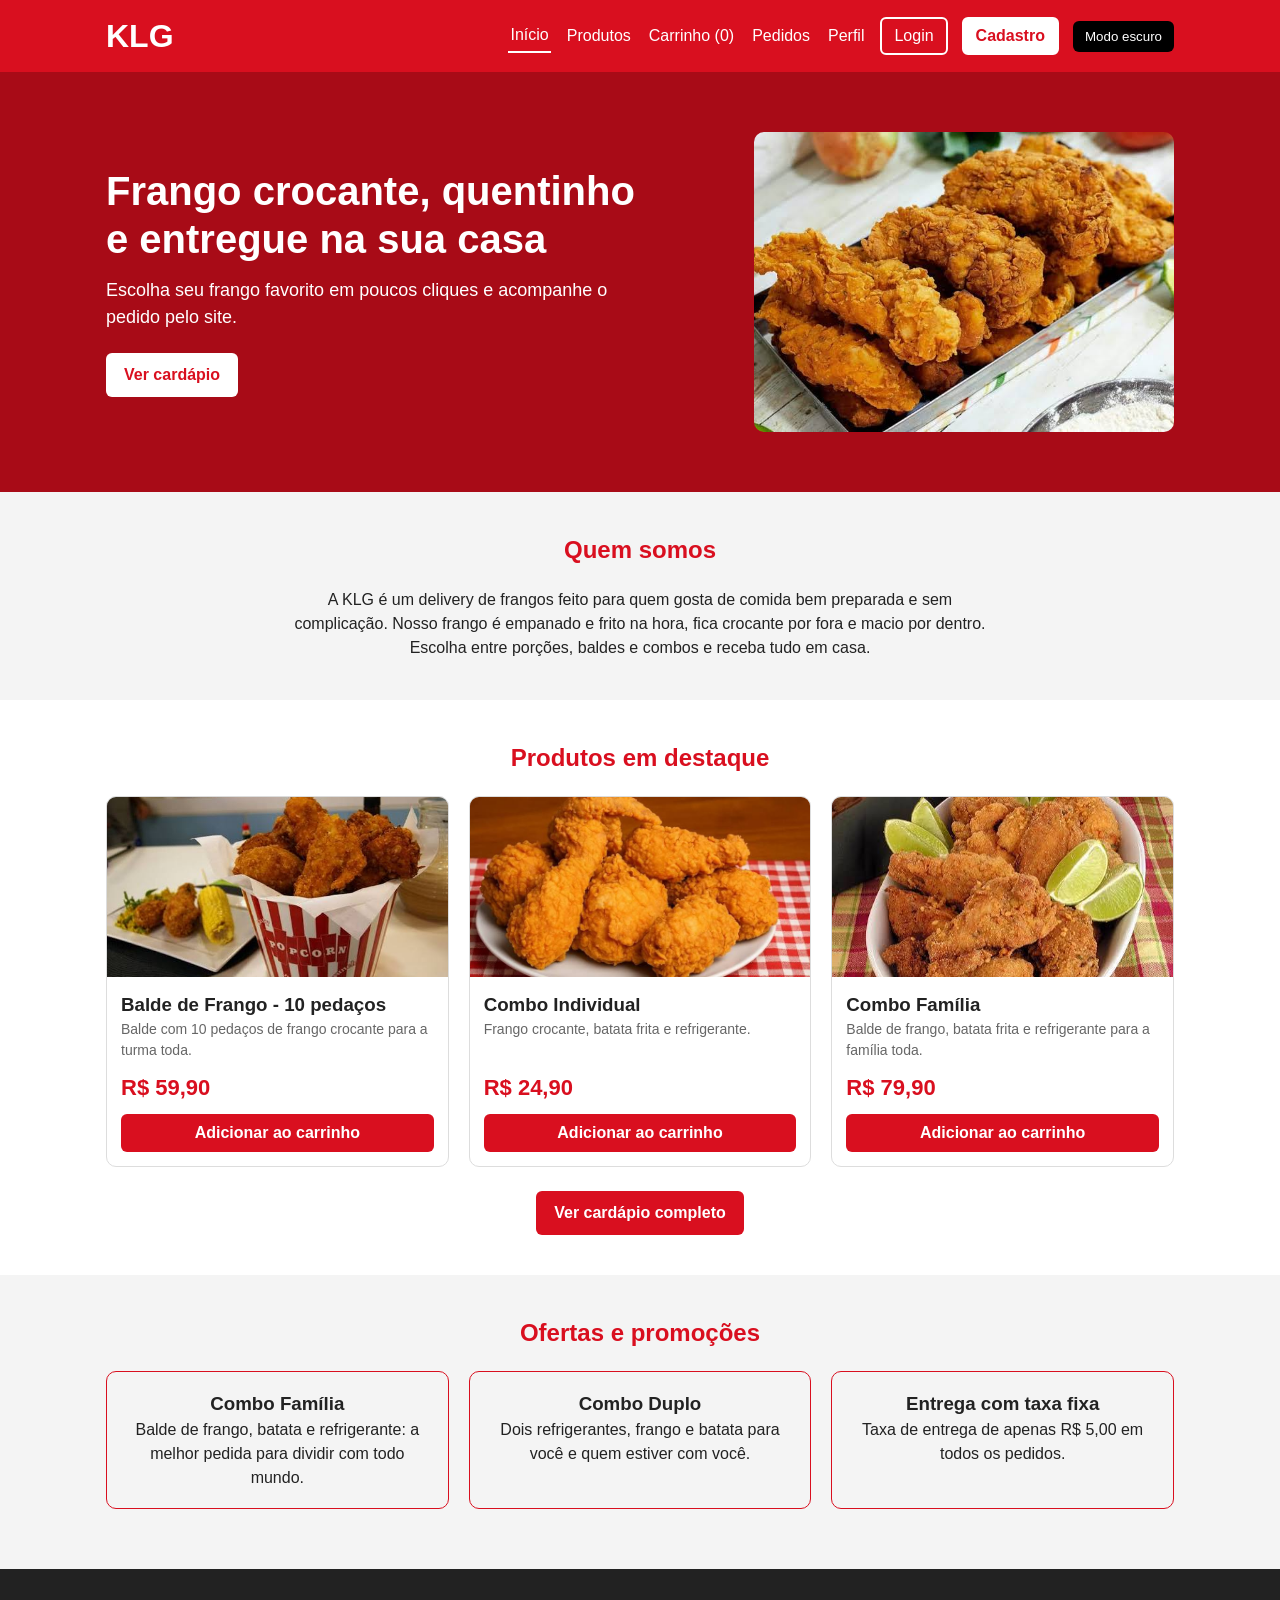
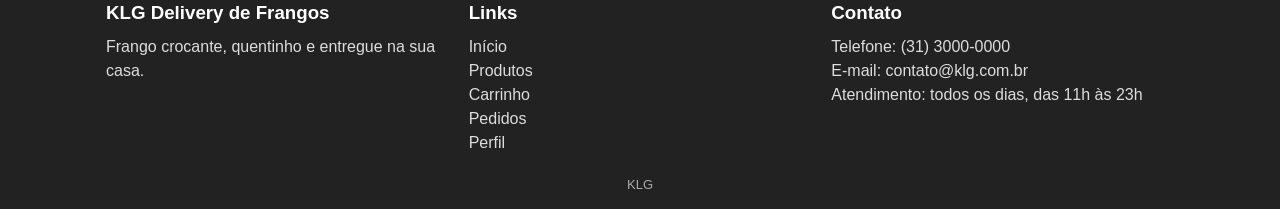
<file: index.html>
<!DOCTYPE html>
<html lang="pt-BR">
<head>
  <meta charset="UTF-8">
  <meta name="viewport" content="width=device-width, initial-scale=1.0">
  <title>KLG - Delivery de Frangos</title>
  <link rel="stylesheet" href="css/style.css">
</head>
<body>

  <!-- Cabeçalho -->
  <header class="cabecalho">
    <div class="container cabecalho-conteudo">
      <a href="index.html" class="nome-site">KLG</a>
      <button class="botao-menu" id="botao-menu" aria-label="Abrir ou fechar o menu">&#9776;</button>
      <nav class="menu" id="menu">
        <a href="index.html" class="ativo">Início</a>
        <a href="produtos.html">Produtos</a>
        <a href="carrinho.html">Carrinho (<span id="contador-carrinho">0</span>)</a>
        <a href="pedidos.html">Pedidos</a>
        <a href="perfil.html">Perfil</a>
        <a href="login.html" id="link-login" class="botao-link">Login</a>
        <a href="login.html#cadastro" id="link-cadastro" class="botao-link botao-link-cheio">Cadastro</a>
        <a href="#" id="link-sair" class="botao-link oculto">Sair</a>
        <button class="botao-tema" id="botao-tema">Modo escuro</button>
      </nav>
    </div>
  </header>

  <main>
    <!-- Banner principal (imagem: img/banner/banner.jpg) -->
    <section class="banner">
      <div class="container banner-conteudo">
        <div class="banner-texto">
          <h1>Frango crocante, quentinho e entregue na sua casa</h1>
          <p>Escolha seu frango favorito em poucos cliques e acompanhe o pedido pelo site.</p>
          <a href="produtos.html" class="botao botao-branco">Ver cardápio</a>
        </div>
        <div class="banner-imagem">
          <img src="img/banner/banner.jpg" alt="Frango crocante da KLG" onerror="this.style.display='none'">
        </div>
      </div>
    </section>

    <!-- Apresentação -->
    <section class="secao">
      <div class="container">
        <h2 class="titulo-secao">Quem somos</h2>
        <p class="texto-centro">A KLG é um delivery de frangos feito para quem gosta de comida bem preparada e sem complicação. Nosso frango é empanado e frito na hora, fica crocante por fora e macio por dentro. Escolha entre porções, baldes e combos e receba tudo em casa.</p>
      </div>
    </section>

    <!-- Produtos em destaque (os cards são criados pelo JavaScript) -->
    <section class="secao secao-cinza">
      <div class="container">
        <h2 class="titulo-secao">Produtos em destaque</h2>
        <div class="grade-produtos" id="lista-destaques"></div>
        <div class="centro">
          <a href="produtos.html" class="botao">Ver cardápio completo</a>
        </div>
      </div>
    </section>

    <!-- Ofertas -->
    <section class="secao">
      <div class="container">
        <h2 class="titulo-secao">Ofertas e promoções</h2>
        <div class="grade-ofertas">
          <div class="oferta">
            <h3>Combo Família</h3>
            <p>Balde de frango, batata e refrigerante: a melhor pedida para dividir com todo mundo.</p>
          </div>
          <div class="oferta">
            <h3>Combo Duplo</h3>
            <p>Dois refrigerantes, frango e batata para você e quem estiver com você.</p>
          </div>
          <div class="oferta">
            <h3>Entrega com taxa fixa</h3>
            <p>Taxa de entrega de apenas R$ 5,00 em todos os pedidos.</p>
          </div>
        </div>
      </div>
    </section>
  </main>

  <!-- Rodapé -->
  <footer class="rodape">
    <div class="container rodape-grid">
      <div>
        <h3>KLG Delivery de Frangos</h3>
        <p>Frango crocante, quentinho e entregue na sua casa.</p>
      </div>
      <div>
        <h3>Links</h3>
        <a href="index.html">Início</a>
        <a href="produtos.html">Produtos</a>
        <a href="carrinho.html">Carrinho</a>
        <a href="pedidos.html">Pedidos</a>
        <a href="perfil.html">Perfil</a>
      </div>
      <div>
        <h3>Contato</h3>
        <p>Telefone: (31) 3000-0000</p>
        <p>E-mail: contato@klg.com.br</p>
        <p>Atendimento: todos os dias, das 11h às 23h</p>
      </div>
    </div>
    <p class="rodape-direitos">KLG</p>
  </footer>

  <script src="js/script.js"></script>
</body>
</html>
</file>
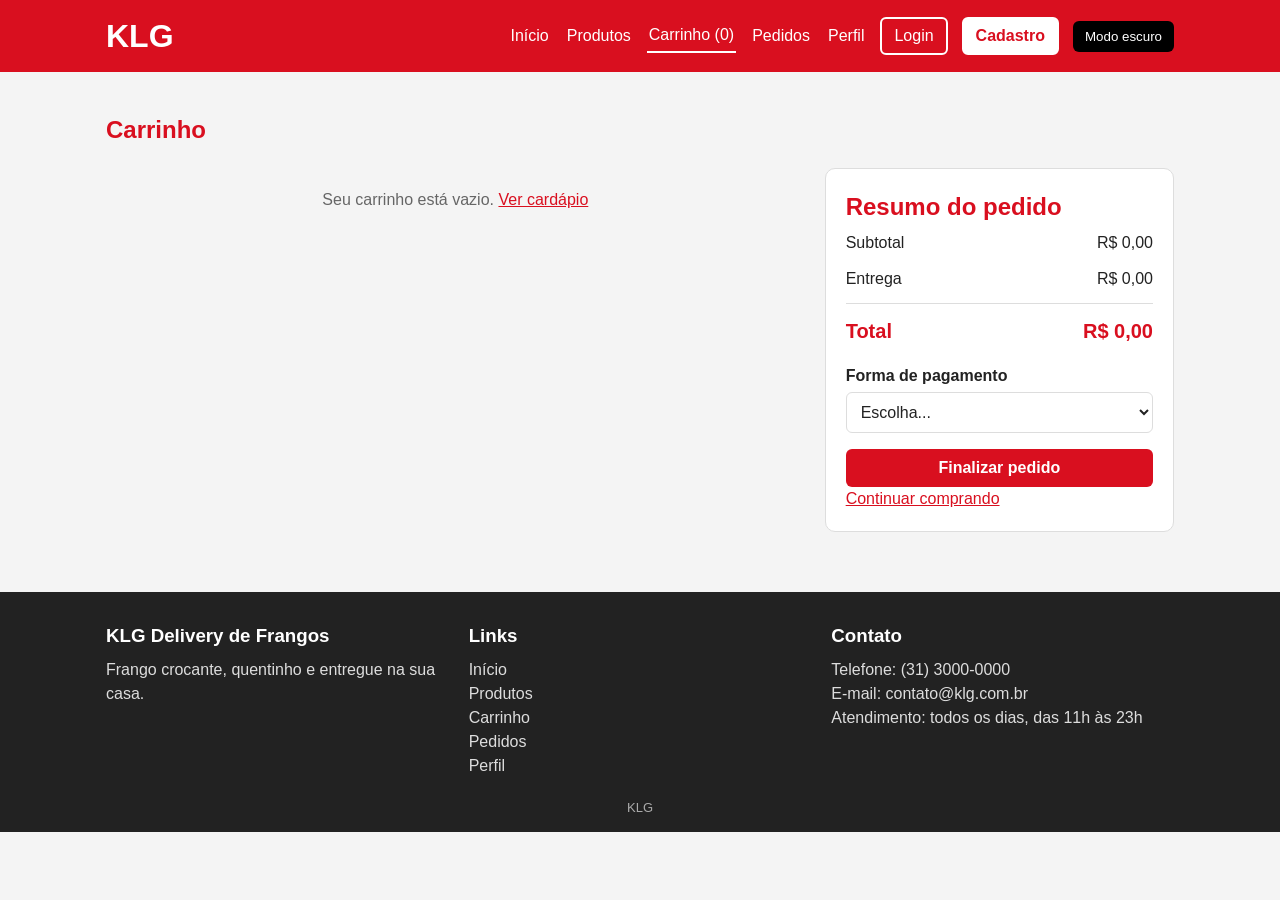
<file: carrinho.html>
<!DOCTYPE html>
<html lang="pt-BR">
<head>
  <meta charset="UTF-8">
  <meta name="viewport" content="width=device-width, initial-scale=1.0">
  <title>Carrinho - KLG</title>
  <link rel="stylesheet" href="css/style.css">
</head>
<body>

  <!-- Cabeçalho -->
  <header class="cabecalho">
    <div class="container cabecalho-conteudo">
      <a href="index.html" class="nome-site">KLG</a>
      <button class="botao-menu" id="botao-menu" aria-label="Abrir ou fechar o menu">&#9776;</button>
      <nav class="menu" id="menu">
        <a href="index.html">Início</a>
        <a href="produtos.html">Produtos</a>
        <a href="carrinho.html" class="ativo">Carrinho (<span id="contador-carrinho">0</span>)</a>
        <a href="pedidos.html">Pedidos</a>
        <a href="perfil.html">Perfil</a>
        <a href="login.html" id="link-login" class="botao-link">Login</a>
        <a href="login.html#cadastro" id="link-cadastro" class="botao-link botao-link-cheio">Cadastro</a>
        <a href="#" id="link-sair" class="botao-link oculto">Sair</a>
        <button class="botao-tema" id="botao-tema">Modo escuro</button>
      </nav>
    </div>
  </header>

  <main>
    <section class="secao">
      <div class="container">
        <h1 class="titulo-pagina">Carrinho</h1>
        <div class="carrinho-layout">

          <div id="lista-carrinho"></div>

          <aside class="resumo">
            <h2>Resumo do pedido</h2>
            <p class="linha-resumo"><span>Subtotal</span><span id="subtotal">R$ 0,00</span></p>
            <p class="linha-resumo"><span>Entrega</span><span id="entrega">R$ 0,00</span></p>
            <p class="linha-resumo total"><span>Total</span><span id="total">R$ 0,00</span></p>
            <label for="forma-pagamento">Forma de pagamento</label>
            <select id="forma-pagamento">
              <option value="">Escolha...</option>
              <option value="Pix">Pix</option>
              <option value="Cartão">Cartão</option>
              <option value="Dinheiro">Dinheiro</option>
            </select>
            <div id="mensagem-carrinho" class="mensagem"></div>
            <button class="botao botao-cheio" id="botao-finalizar">Finalizar pedido</button>
            <a href="produtos.html">Continuar comprando</a>
          </aside>

        </div>
      </div>
    </section>
  </main>

  <!-- Rodapé -->
  <footer class="rodape">
    <div class="container rodape-grid">
      <div>
        <h3>KLG Delivery de Frangos</h3>
        <p>Frango crocante, quentinho e entregue na sua casa.</p>
      </div>
      <div>
        <h3>Links</h3>
        <a href="index.html">Início</a>
        <a href="produtos.html">Produtos</a>
        <a href="carrinho.html">Carrinho</a>
        <a href="pedidos.html">Pedidos</a>
        <a href="perfil.html">Perfil</a>
      </div>
      <div>
        <h3>Contato</h3>
        <p>Telefone: (31) 3000-0000</p>
        <p>E-mail: contato@klg.com.br</p>
        <p>Atendimento: todos os dias, das 11h às 23h</p>
      </div>
    </div>
    <p class="rodape-direitos">KLG</p>
  </footer>

  <script src="js/script.js"></script>
</body>
</html>
</file>
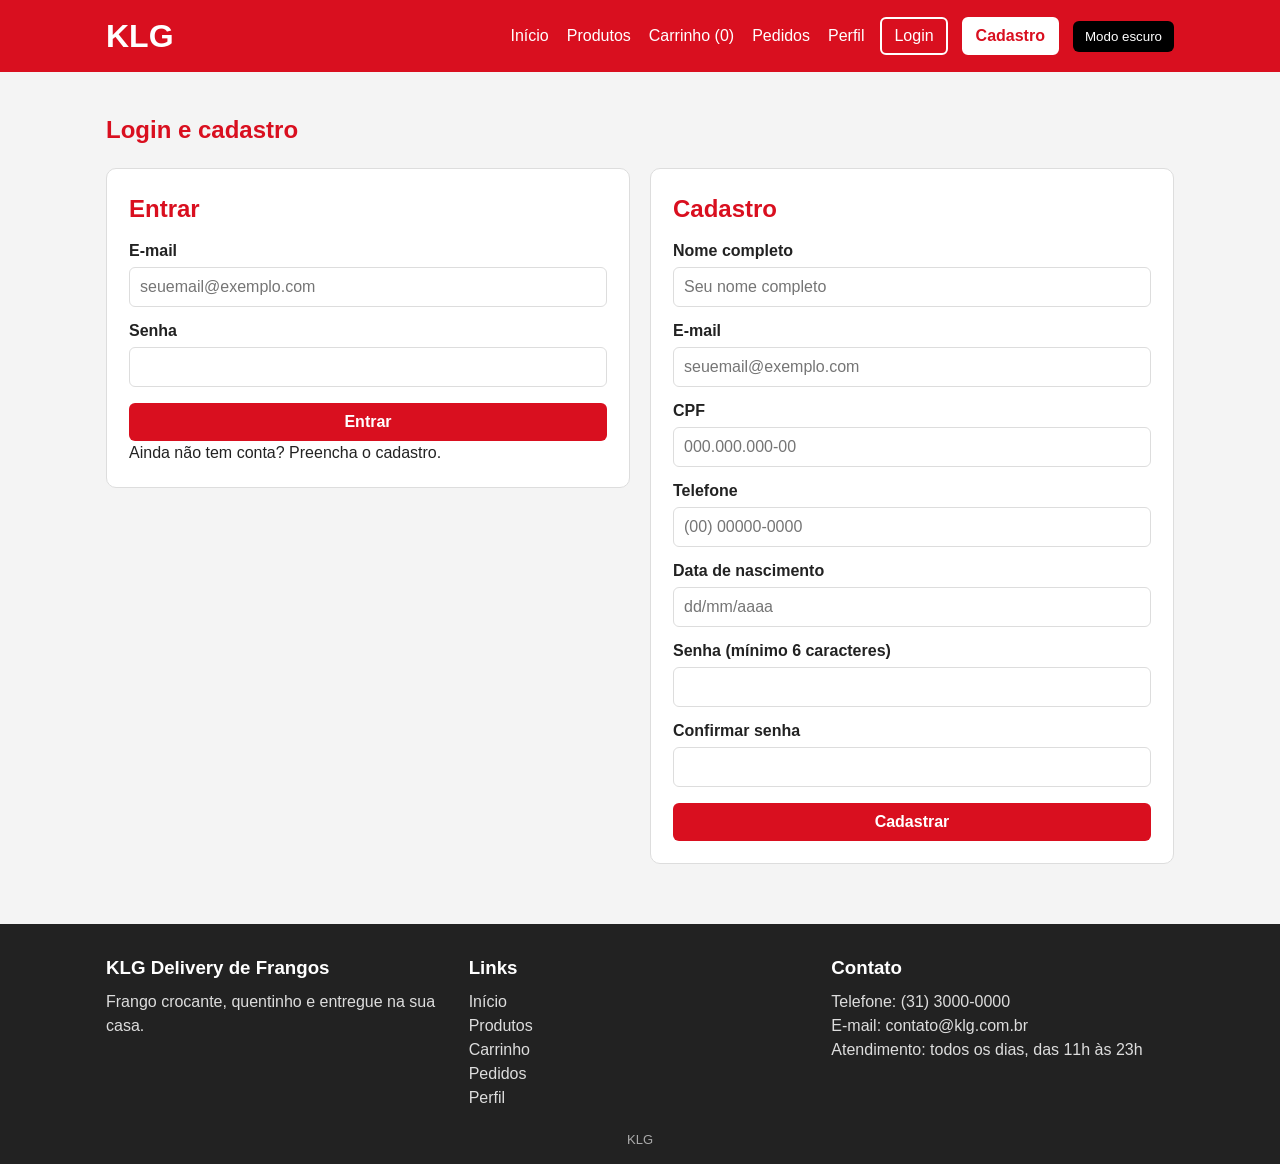
<file: login.html>
<!DOCTYPE html>
<html lang="pt-BR">
<head>
  <meta charset="UTF-8">
  <meta name="viewport" content="width=device-width, initial-scale=1.0">
  <title>Login e Cadastro - KLG</title>
  <link rel="stylesheet" href="css/style.css">
</head>
<body>

  <!-- Cabeçalho -->
  <header class="cabecalho">
    <div class="container cabecalho-conteudo">
      <a href="index.html" class="nome-site">KLG</a>
      <button class="botao-menu" id="botao-menu" aria-label="Abrir ou fechar o menu">&#9776;</button>
      <nav class="menu" id="menu">
        <a href="index.html">Início</a>
        <a href="produtos.html">Produtos</a>
        <a href="carrinho.html">Carrinho (<span id="contador-carrinho">0</span>)</a>
        <a href="pedidos.html">Pedidos</a>
        <a href="perfil.html">Perfil</a>
        <a href="login.html" id="link-login" class="botao-link">Login</a>
        <a href="login.html#cadastro" id="link-cadastro" class="botao-link botao-link-cheio">Cadastro</a>
        <a href="#" id="link-sair" class="botao-link oculto">Sair</a>
        <button class="botao-tema" id="botao-tema">Modo escuro</button>
      </nav>
    </div>
  </header>

  <main>
    <section class="secao">
      <div class="container">
        <h1 class="titulo-pagina">Login e cadastro</h1>
        <div class="duas-colunas">

          <!-- Login -->
          <div class="caixa-form" id="login">
            <h2>Entrar</h2>
            <form id="form-login" novalidate>
              <label for="login-email">E-mail</label>
              <input type="email" id="login-email" maxlength="60" placeholder="seuemail@exemplo.com">

              <label for="login-senha">Senha</label>
              <input type="password" id="login-senha" maxlength="20">

              <div id="mensagem-login" class="mensagem"></div>
              <button type="submit" class="botao botao-cheio">Entrar</button>
            </form>
            <p>Ainda não tem conta? Preencha o cadastro.</p>
          </div>

          <!-- Cadastro -->
          <div class="caixa-form" id="cadastro">
            <h2>Cadastro</h2>
            <form id="form-cadastro" novalidate>
              <label for="cad-nome">Nome completo</label>
              <input type="text" id="cad-nome" maxlength="60" placeholder="Seu nome completo">

              <label for="cad-email">E-mail</label>
              <input type="email" id="cad-email" maxlength="60" placeholder="seuemail@exemplo.com">

              <label for="cad-cpf">CPF</label>
              <input type="text" id="cad-cpf" data-mascara="cpf" maxlength="14" inputmode="numeric" placeholder="000.000.000-00">

              <label for="cad-telefone">Telefone</label>
              <input type="text" id="cad-telefone" data-mascara="telefone" maxlength="15" inputmode="numeric" placeholder="(00) 00000-0000">

              <label for="cad-nascimento">Data de nascimento</label>
              <input type="text" id="cad-nascimento" data-mascara="data" maxlength="10" inputmode="numeric" placeholder="dd/mm/aaaa">

              <label for="cad-senha">Senha (mínimo 6 caracteres)</label>
              <input type="password" id="cad-senha" maxlength="20">

              <label for="cad-confirmar">Confirmar senha</label>
              <input type="password" id="cad-confirmar" maxlength="20">

              <div id="mensagem-cadastro" class="mensagem"></div>
              <button type="submit" class="botao botao-cheio">Cadastrar</button>
            </form>
          </div>

        </div>
      </div>
    </section>
  </main>

  <!-- Rodapé -->
  <footer class="rodape">
    <div class="container rodape-grid">
      <div>
        <h3>KLG Delivery de Frangos</h3>
        <p>Frango crocante, quentinho e entregue na sua casa.</p>
      </div>
      <div>
        <h3>Links</h3>
        <a href="index.html">Início</a>
        <a href="produtos.html">Produtos</a>
        <a href="carrinho.html">Carrinho</a>
        <a href="pedidos.html">Pedidos</a>
        <a href="perfil.html">Perfil</a>
      </div>
      <div>
        <h3>Contato</h3>
        <p>Telefone: (31) 3000-0000</p>
        <p>E-mail: contato@klg.com.br</p>
        <p>Atendimento: todos os dias, das 11h às 23h</p>
      </div>
    </div>
    <p class="rodape-direitos">KLG</p>
  </footer>

  <script src="js/script.js"></script>
</body>
</html>
</file>
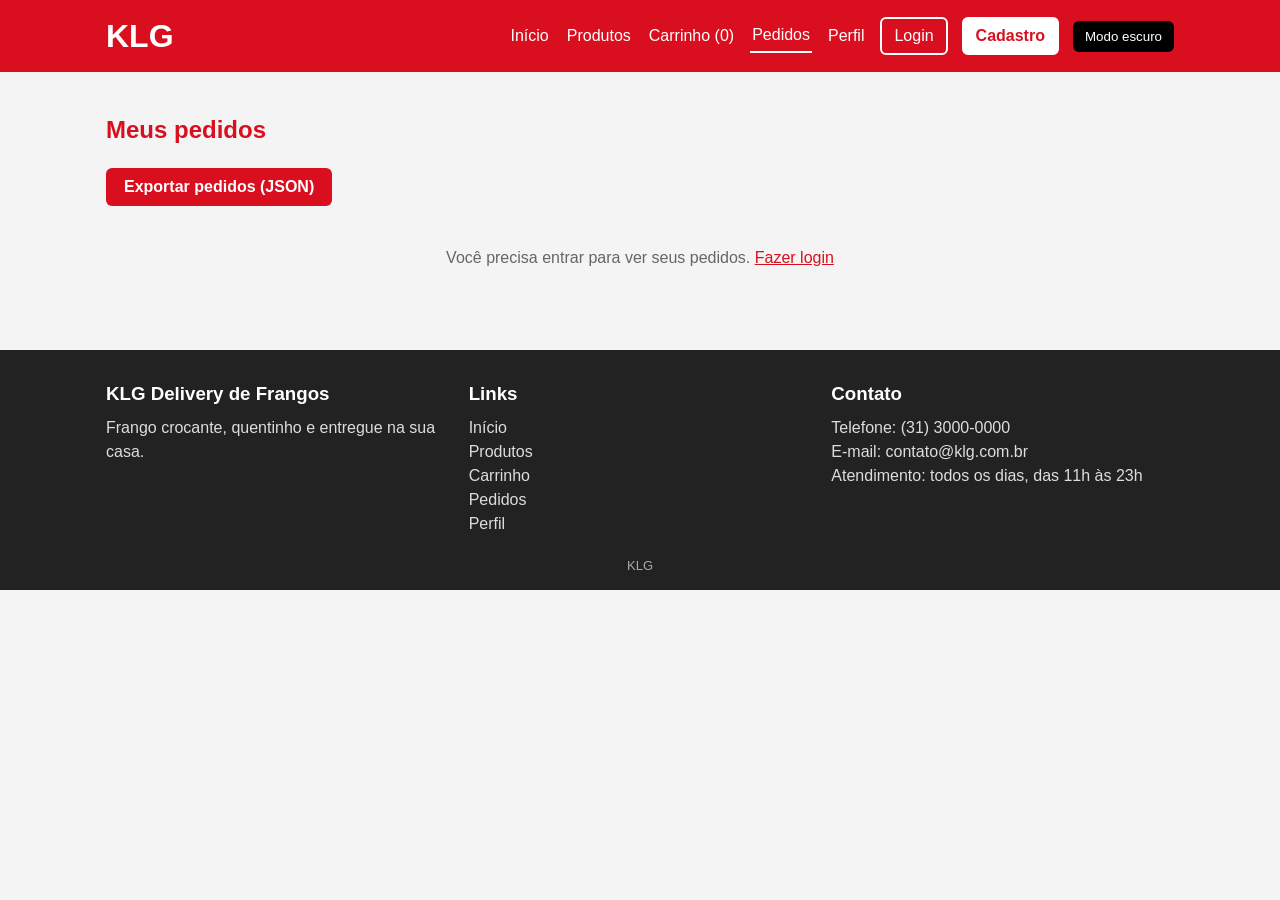
<file: pedidos.html>
<!DOCTYPE html>
<html lang="pt-BR">
<head>
  <meta charset="UTF-8">
  <meta name="viewport" content="width=device-width, initial-scale=1.0">
  <title>Meus pedidos - KLG</title>
  <link rel="stylesheet" href="css/style.css">
</head>
<body>

  <!-- Cabeçalho -->
  <header class="cabecalho">
    <div class="container cabecalho-conteudo">
      <a href="index.html" class="nome-site">KLG</a>
      <button class="botao-menu" id="botao-menu" aria-label="Abrir ou fechar o menu">&#9776;</button>
      <nav class="menu" id="menu">
        <a href="index.html">Início</a>
        <a href="produtos.html">Produtos</a>
        <a href="carrinho.html">Carrinho (<span id="contador-carrinho">0</span>)</a>
        <a href="pedidos.html" class="ativo">Pedidos</a>
        <a href="perfil.html">Perfil</a>
        <a href="login.html" id="link-login" class="botao-link">Login</a>
        <a href="login.html#cadastro" id="link-cadastro" class="botao-link botao-link-cheio">Cadastro</a>
        <a href="#" id="link-sair" class="botao-link oculto">Sair</a>
        <button class="botao-tema" id="botao-tema">Modo escuro</button>
      </nav>
    </div>
  </header>

  <main>
    <section class="secao">
      <div class="container">
        <h1 class="titulo-pagina">Meus pedidos</h1>
        <div class="barra-pedidos">
          <button class="botao" id="botao-exportar">Exportar pedidos (JSON)</button>
          <div id="mensagem-pedidos" class="mensagem"></div>
        </div>
        <div id="lista-pedidos"></div>
      </div>
    </section>
  </main>

  <!-- Rodapé -->
  <footer class="rodape">
    <div class="container rodape-grid">
      <div>
        <h3>KLG Delivery de Frangos</h3>
        <p>Frango crocante, quentinho e entregue na sua casa.</p>
      </div>
      <div>
        <h3>Links</h3>
        <a href="index.html">Início</a>
        <a href="produtos.html">Produtos</a>
        <a href="carrinho.html">Carrinho</a>
        <a href="pedidos.html">Pedidos</a>
        <a href="perfil.html">Perfil</a>
      </div>
      <div>
        <h3>Contato</h3>
        <p>Telefone: (31) 3000-0000</p>
        <p>E-mail: contato@klg.com.br</p>
        <p>Atendimento: todos os dias, das 11h às 23h</p>
      </div>
    </div>
    <p class="rodape-direitos">KLG</p>
  </footer>

  <script src="js/script.js"></script>
</body>
</html>
</file>
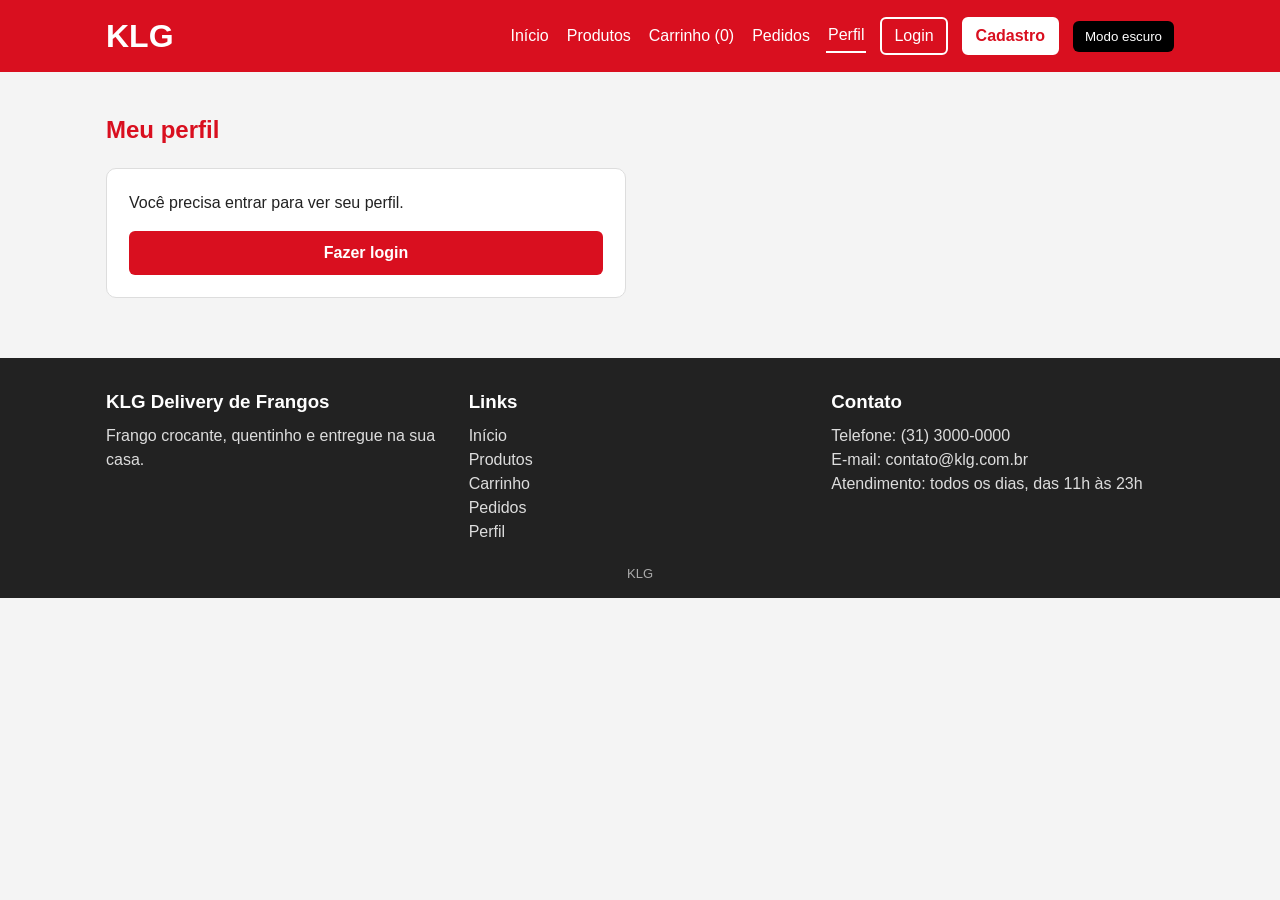
<file: perfil.html>
<!DOCTYPE html>
<html lang="pt-BR">
<head>
  <meta charset="UTF-8">
  <meta name="viewport" content="width=device-width, initial-scale=1.0">
  <title>Meu perfil - KLG</title>
  <link rel="stylesheet" href="css/style.css">
</head>
<body>

  <!-- Cabeçalho -->
  <header class="cabecalho">
    <div class="container cabecalho-conteudo">
      <a href="index.html" class="nome-site">KLG</a>
      <button class="botao-menu" id="botao-menu" aria-label="Abrir ou fechar o menu">&#9776;</button>
      <nav class="menu" id="menu">
        <a href="index.html">Início</a>
        <a href="produtos.html">Produtos</a>
        <a href="carrinho.html">Carrinho (<span id="contador-carrinho">0</span>)</a>
        <a href="pedidos.html">Pedidos</a>
        <a href="perfil.html" class="ativo">Perfil</a>
        <a href="login.html" id="link-login" class="botao-link">Login</a>
        <a href="login.html#cadastro" id="link-cadastro" class="botao-link botao-link-cheio">Cadastro</a>
        <a href="#" id="link-sair" class="botao-link oculto">Sair</a>
        <button class="botao-tema" id="botao-tema">Modo escuro</button>
      </nav>
    </div>
  </header>

  <main>
    <section class="secao">
      <div class="container">
        <h1 class="titulo-pagina">Meu perfil</h1>

        <!-- Aparece se o usuário não estiver logado -->
        <div id="aviso-perfil" class="caixa-form oculto">
          <p>Você precisa entrar para ver seu perfil.</p>
          <a href="login.html" class="botao botao-cheio">Fazer login</a>
        </div>

        <!-- Aparece se o usuário estiver logado -->
        <div id="area-perfil" class="caixa-form oculto">
          <div id="mensagem-perfil" class="mensagem"></div>

          <!-- Dados do usuário -->
          <div id="dados-perfil">
            <p><strong>Nome:</strong> <span id="perfil-nome"></span></p>
            <p><strong>E-mail:</strong> <span id="perfil-email"></span></p>
            <p><strong>CPF:</strong> <span id="perfil-cpf"></span></p>
            <p><strong>Telefone:</strong> <span id="perfil-telefone"></span></p>
            <p><strong>Data de nascimento:</strong> <span id="perfil-nascimento"></span></p>
            <button class="botao" id="botao-editar">Editar dados</button>
          </div>

          <!-- Formulário de edição -->
          <form id="form-perfil" class="oculto" novalidate>
            <label for="edit-nome">Nome completo</label>
            <input type="text" id="edit-nome" maxlength="60">

            <label for="edit-email">E-mail</label>
            <input type="email" id="edit-email" maxlength="60">

            <label for="edit-cpf">CPF</label>
            <input type="text" id="edit-cpf" data-mascara="cpf" maxlength="14" inputmode="numeric">

            <label for="edit-telefone">Telefone</label>
            <input type="text" id="edit-telefone" data-mascara="telefone" maxlength="15" inputmode="numeric">

            <label for="edit-nascimento">Data de nascimento</label>
            <input type="text" id="edit-nascimento" data-mascara="data" maxlength="10" inputmode="numeric">

            <div class="botoes-form">
              <button type="submit" class="botao">Salvar</button>
              <button type="button" class="botao botao-cinza" id="botao-cancelar">Cancelar</button>
            </div>
          </form>
        </div>
      </div>
    </section>
  </main>

  <!-- Rodapé -->
  <footer class="rodape">
    <div class="container rodape-grid">
      <div>
        <h3>KLG Delivery de Frangos</h3>
        <p>Frango crocante, quentinho e entregue na sua casa.</p>
      </div>
      <div>
        <h3>Links</h3>
        <a href="index.html">Início</a>
        <a href="produtos.html">Produtos</a>
        <a href="carrinho.html">Carrinho</a>
        <a href="pedidos.html">Pedidos</a>
        <a href="perfil.html">Perfil</a>
      </div>
      <div>
        <h3>Contato</h3>
        <p>Telefone: (31) 3000-0000</p>
        <p>E-mail: contato@klg.com.br</p>
        <p>Atendimento: todos os dias, das 11h às 23h</p>
      </div>
    </div>
    <p class="rodape-direitos">KLG</p>
  </footer>

  <script src="js/script.js"></script>
</body>
</html>
</file>
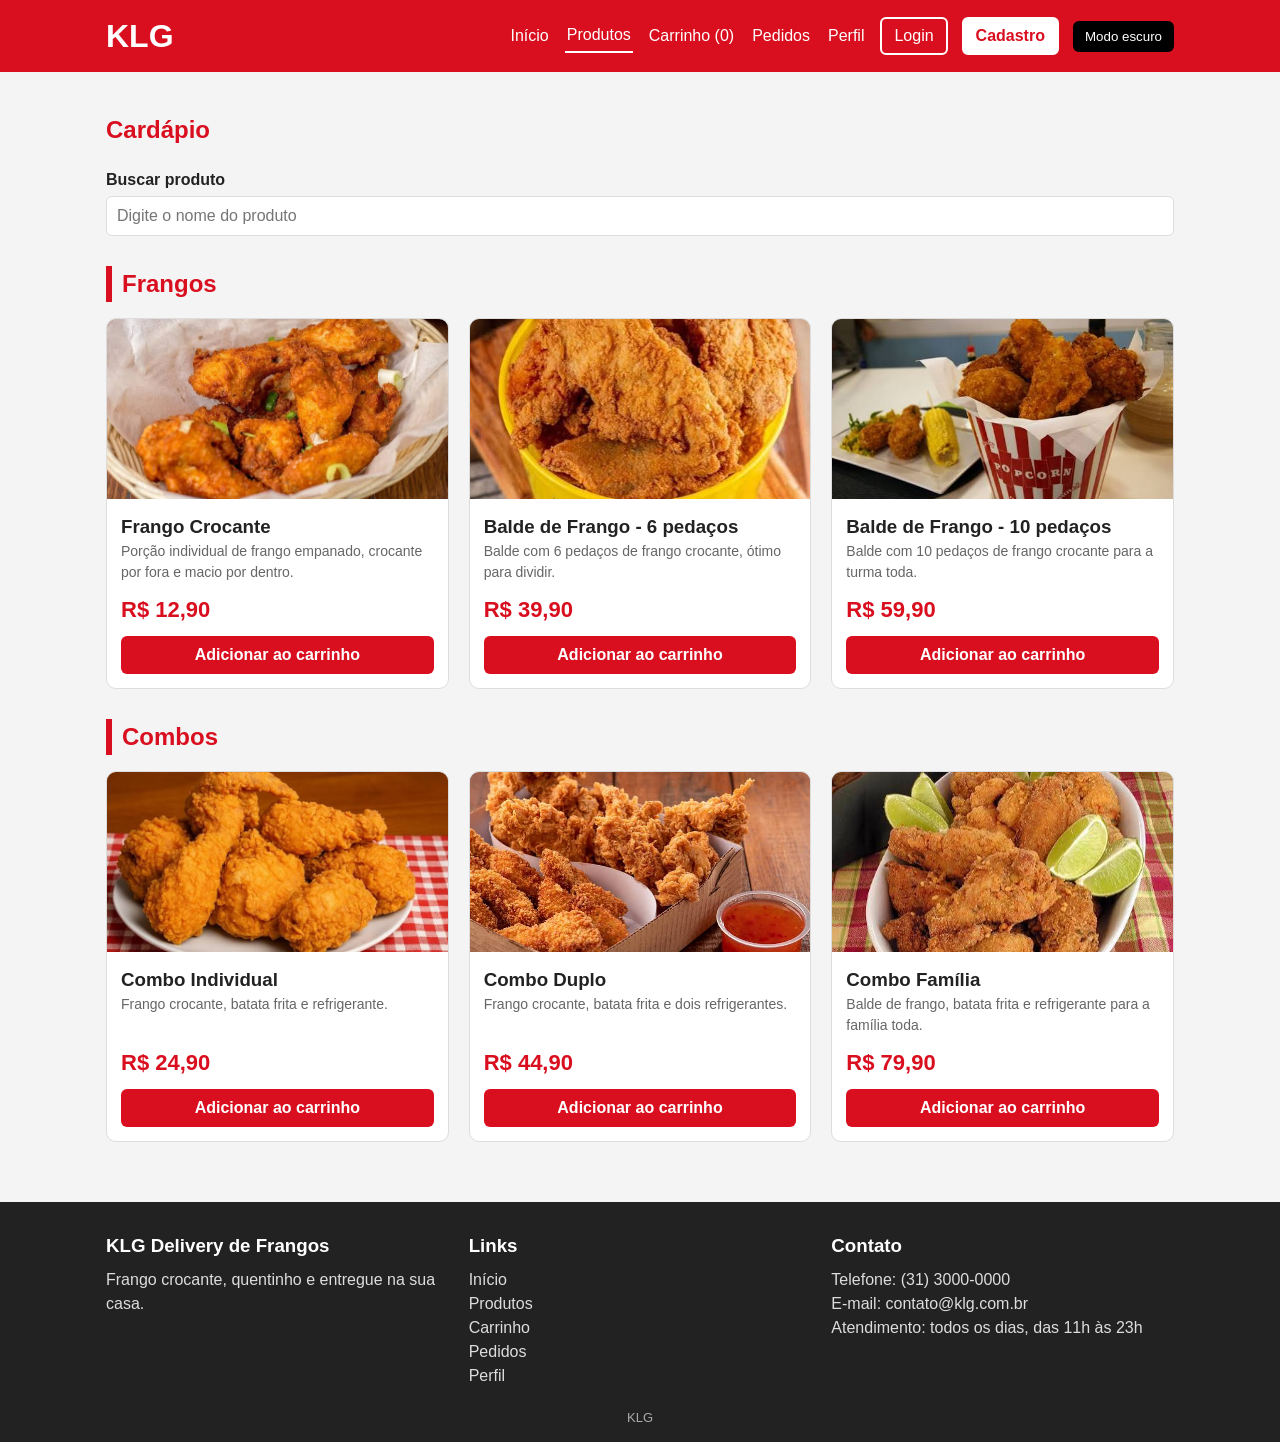
<file: produtos.html>
<!DOCTYPE html>
<html lang="pt-BR">
<head>
  <meta charset="UTF-8">
  <meta name="viewport" content="width=device-width, initial-scale=1.0">
  <title>Cardápio - KLG</title>
  <link rel="stylesheet" href="css/style.css">
</head>
<body>

  <!-- Cabeçalho -->
  <header class="cabecalho">
    <div class="container cabecalho-conteudo">
      <a href="index.html" class="nome-site">KLG</a>
      <button class="botao-menu" id="botao-menu" aria-label="Abrir ou fechar o menu">&#9776;</button>
      <nav class="menu" id="menu">
        <a href="index.html">Início</a>
        <a href="produtos.html" class="ativo">Produtos</a>
        <a href="carrinho.html">Carrinho (<span id="contador-carrinho">0</span>)</a>
        <a href="pedidos.html">Pedidos</a>
        <a href="perfil.html">Perfil</a>
        <a href="login.html" id="link-login" class="botao-link">Login</a>
        <a href="login.html#cadastro" id="link-cadastro" class="botao-link botao-link-cheio">Cadastro</a>
        <a href="#" id="link-sair" class="botao-link oculto">Sair</a>
        <button class="botao-tema" id="botao-tema">Modo escuro</button>
      </nav>
    </div>
  </header>

  <main>
    <section class="secao">
      <div class="container">
        <h1 class="titulo-pagina">Cardápio</h1>

        <!-- Busca -->
        <div>
          <label for="campo-busca">Buscar produto</label>
          <input type="text" id="campo-busca" maxlength="40" placeholder="Digite o nome do produto">
        </div>

        <!-- Os cards são criados pelo JavaScript (lista de produtos em js/script.js) -->
        <div id="categoria-frangos">
          <h2 class="titulo-categoria">Frangos</h2>
          <div class="grade-produtos" id="lista-frangos"></div>
        </div>

        <div id="categoria-combos">
          <h2 class="titulo-categoria">Combos</h2>
          <div class="grade-produtos" id="lista-combos"></div>
        </div>

        <p id="sem-resultado" class="vazio oculto">Nenhum produto encontrado para essa busca.</p>
      </div>
    </section>
  </main>

  <!-- Rodapé -->
  <footer class="rodape">
    <div class="container rodape-grid">
      <div>
        <h3>KLG Delivery de Frangos</h3>
        <p>Frango crocante, quentinho e entregue na sua casa.</p>
      </div>
      <div>
        <h3>Links</h3>
        <a href="index.html">Início</a>
        <a href="produtos.html">Produtos</a>
        <a href="carrinho.html">Carrinho</a>
        <a href="pedidos.html">Pedidos</a>
        <a href="perfil.html">Perfil</a>
      </div>
      <div>
        <h3>Contato</h3>
        <p>Telefone: (31) 3000-0000</p>
        <p>E-mail: contato@klg.com.br</p>
        <p>Atendimento: todos os dias, das 11h às 23h</p>
      </div>
    </div>
    <p class="rodape-direitos">KLG</p>
  </footer>

  <script src="js/script.js"></script>
</body>
</html>
</file>
<file: css/style.css>
/* ===== style.css - Site KLG ===== */

/* Cores: o modo escuro só troca os valores destas variáveis */
:root {
  --vermelho: #d90f1f;
  --fundo: #f4f4f4;
  --cartao: #ffffff;
  --texto: #222222;
  --suave: #666666;
  --borda: #dddddd;
  --link: #d90f1f;
}

body.escuro {
  --fundo: #181818;
  --cartao: #262626;
  --texto: #f2f2f2;
  --suave: #b5b5b5;
  --borda: #444444;
  --link: #ff6b6b;
}

/* ----- Base ----- */
* {
  box-sizing: border-box;
  margin: 0;
  padding: 0;
}

body {
  font-family: Arial, sans-serif;
  background: var(--fundo);
  color: var(--texto);
  line-height: 1.5;
}

img {
  max-width: 100%;
}

a {
  color: var(--link);
}

h1,
h2 {
  color: var(--link);
}

.container {
  max-width: 1100px;
  margin: 0 auto;
  padding: 0 16px;
}

.oculto {
  display: none !important;
}

.secao {
  padding: 40px 0;
}

.secao-cinza {
  background: var(--cartao);
}

.titulo-secao {
  text-align: center;
  margin-bottom: 20px;
}

.titulo-pagina {
  margin-bottom: 20px;
}

.texto-centro {
  max-width: 720px;
  margin: 0 auto;
  text-align: center;
}

.centro {
  text-align: center;
  margin-top: 24px;
}

.vazio {
  text-align: center;
  color: var(--suave);
  padding: 20px 0;
}

/* ----- Cabeçalho e menu ----- */
.cabecalho {
  background: var(--vermelho);
  color: #fff;
}

.cabecalho-conteudo {
  display: flex;
  align-items: center;
  justify-content: space-between;
  flex-wrap: wrap;
  gap: 10px;
  padding-top: 12px;
  padding-bottom: 12px;
}

.nome-site {
  color: #fff;
  text-decoration: none;
  font-size: 32px;
  font-weight: bold;
}

.menu {
  display: flex;
  align-items: center;
  flex-wrap: wrap;
  gap: 6px 14px;
}

.menu a {
  color: #fff;
  text-decoration: none;
  padding: 4px 2px;
}

.menu a:hover,
.menu a.ativo {
  border-bottom: 2px solid #fff;
}

.menu a.botao-link {
  border: 2px solid #fff;
  border-radius: 6px;
  padding: 5px 12px;
}

.menu a.botao-link-cheio {
  background: #fff;
  color: var(--vermelho);
  font-weight: bold;
}

.botao-tema {
  background: #000;
  color: #fff;
  border: none;
  border-radius: 6px;
  padding: 8px 12px;
  cursor: pointer;
}

/* Botão ☰ (só aparece no celular) */
.botao-menu {
  display: none;
  background: none;
  color: #fff;
  border: 2px solid #fff;
  border-radius: 6px;
  padding: 4px 12px;
  font-size: 22px;
  cursor: pointer;
}

/* ----- Botões ----- */
.botao {
  display: inline-block;
  background: var(--vermelho);
  color: #fff;
  border: none;
  border-radius: 6px;
  padding: 10px 18px;
  font-size: 16px;
  font-weight: bold;
  text-decoration: none;
  text-align: center;
  cursor: pointer;
}

.botao-branco {
  background: #fff;
  color: var(--vermelho);
}

.botao-cinza {
  background: #666;
}

.botao-cheio {
  display: block;
  width: 100%;
  margin-top: 16px;
}

/* ----- Banner (imagem: img/banner/banner.jpg) ----- */
.banner {
  background: #a80b17;
  color: #fff;
  padding: 60px 0;
}

.banner-conteudo {
  display: flex;
  align-items: center;
  justify-content: space-between;
  gap: 30px;
}

.banner-imagem {
  width: 420px;
}

.banner-imagem img {
  display: block;
  width: 100%;
  height: 300px;
  object-fit: cover;
  border-radius: 10px;
}

.banner-texto {
  max-width: 560px;
}

.banner-texto h1 {
  color: #fff;
  font-size: 40px;
  line-height: 1.2;
  margin-bottom: 14px;
}

.banner-texto p {
  font-size: 18px;
  margin-bottom: 22px;
}

/* ----- Cards de produtos ----- */
.grade-produtos,
.grade-ofertas {
  display: grid;
  grid-template-columns: repeat(3, 1fr);
  gap: 20px;
}

.card-produto,
.caixa-form,
.resumo,
.item-carrinho,
.card-pedido {
  background: var(--cartao);
  border: 1px solid var(--borda);
  border-radius: 10px;
}

.card-produto {
  overflow: hidden;
  display: flex;
  flex-direction: column;
}

/* Espaço da foto: o aviso fica atrás e a imagem cobre quando existir */
.foto {
  position: relative;
  height: 180px;
  background: var(--borda);
  display: flex;
  align-items: center;
  justify-content: center;
  text-align: center;
  color: var(--suave);
}

.foto img {
  position: absolute;
  top: 0;
  left: 0;
  width: 100%;
  height: 100%;
  object-fit: cover;
}

.card-info {
  padding: 14px;
  display: flex;
  flex-direction: column;
  flex: 1;
}

.card-info p {
  color: var(--suave);
  font-size: 14px;
  flex: 1;
}

.card-info .preco {
  color: var(--link);
  font-size: 22px;
  font-weight: bold;
  margin: 10px 0;
  flex: none;
}

.titulo-categoria {
  border-left: 6px solid var(--vermelho);
  padding-left: 10px;
  margin: 30px 0 16px;
}

/* ----- Ofertas ----- */
.oferta {
  border: 1px solid var(--vermelho);
  border-radius: 10px;
  padding: 18px;
  text-align: center;
}

/* ----- Formulários ----- */
label {
  display: block;
  font-weight: bold;
  margin: 12px 0 4px;
}

input,
select {
  width: 100%;
  padding: 10px;
  border: 1px solid var(--borda);
  border-radius: 6px;
  background: var(--cartao);
  color: var(--texto);
  font-size: 16px;
}

.duas-colunas {
  display: grid;
  grid-template-columns: 1fr 1fr;
  gap: 20px;
  align-items: start;
}

.caixa-form {
  padding: 22px;
}

.botoes-form {
  display: flex;
  gap: 10px;
  margin-top: 16px;
}

.botoes-form .botao {
  flex: 1;
}

/* Mensagens de erro e sucesso */
.mensagem {
  display: none;
  margin-top: 14px;
  padding: 10px 12px;
  border-radius: 6px;
}

.mensagem.erro {
  display: block;
  background: #fde8e8;
  color: #9b1c1c;
}

.mensagem.sucesso {
  display: block;
  background: #e3f6e8;
  color: #17602b;
}

/* ----- Carrinho ----- */
.carrinho-layout {
  display: grid;
  grid-template-columns: 2fr 1fr;
  gap: 20px;
  align-items: start;
}

.item-carrinho {
  display: flex;
  align-items: center;
  flex-wrap: wrap;
  gap: 12px;
  padding: 14px;
  margin-bottom: 12px;
}

.item-info {
  flex: 1 1 180px;
}

.item-quantidade {
  display: flex;
  align-items: center;
  gap: 10px;
}

.botao-qtd {
  width: 34px;
  height: 34px;
  background: var(--vermelho);
  color: #fff;
  border: none;
  border-radius: 6px;
  font-size: 20px;
  cursor: pointer;
}

.item-total {
  font-weight: bold;
  min-width: 90px;
}

.botao-remover {
  background: none;
  color: var(--link);
  border: 1px solid var(--link);
  border-radius: 6px;
  padding: 6px 10px;
  cursor: pointer;
}

.resumo {
  padding: 20px;
}

.linha-resumo {
  display: flex;
  justify-content: space-between;
  padding: 6px 0;
}

.linha-resumo.total {
  border-top: 1px solid var(--borda);
  margin-top: 6px;
  padding-top: 12px;
  font-size: 20px;
  font-weight: bold;
  color: var(--link);
}

/* ----- Pedidos ----- */
.barra-pedidos {
  margin-bottom: 20px;
}

.card-pedido {
  padding: 16px;
  margin-bottom: 14px;
}

.pedido-topo {
  display: flex;
  justify-content: space-between;
  align-items: center;
  flex-wrap: wrap;
  gap: 8px;
}

.card-pedido ul {
  margin: 10px 0 10px 20px;
}

.pedido-total {
  font-weight: bold;
  color: var(--link);
  font-size: 18px;
}

.status {
  color: #fff;
  border-radius: 20px;
  padding: 4px 12px;
  font-size: 14px;
  font-weight: bold;
}

.status-0 {
  background: #666;
}

.status-1 {
  background: #d97706;
}

.status-2 {
  background: #2563eb;
}

.status-3 {
  background: #16803c;
}

/* ----- Perfil ----- */
#area-perfil,
#aviso-perfil {
  max-width: 520px;
}

#dados-perfil p {
  padding: 8px 0;
  border-bottom: 1px solid var(--borda);
}

#dados-perfil .botao {
  margin-top: 16px;
}

/* ----- Rodapé ----- */
.rodape {
  background: #222;
  color: #ddd;
  padding: 30px 0 14px;
  margin-top: 20px;
}

.rodape-grid {
  display: grid;
  grid-template-columns: repeat(3, 1fr);
  gap: 20px;
}

.rodape h3 {
  color: #fff;
  margin-bottom: 8px;
}

.rodape a {
  display: block;
  color: #ddd;
  text-decoration: none;
}

.rodape-direitos {
  text-align: center;
  font-size: 13px;
  margin-top: 20px;
  color: #aaa;
}

/* ===== Responsividade ===== */

/* Tablets */
@media (max-width: 900px) {
  .grade-produtos {
    grid-template-columns: repeat(2, 1fr);
  }
}

/* Celulares: o menu fica escondido até clicar no ☰ */
@media (max-width: 800px) {
  .botao-menu {
    display: block;
  }

  .menu {
    display: none;
    width: 100%;
    flex-direction: column;
    align-items: stretch;
  }

  .menu.aberto {
    display: flex;
  }

  .menu a.botao-link {
    text-align: center;
  }

  .banner-conteudo {
    flex-direction: column;
    align-items: flex-start;
  }

  .banner-imagem {
    width: 100%;
  }

  .banner-imagem img {
    height: 220px;
  }

  .banner-texto h1 {
    font-size: 30px;
  }

  .grade-ofertas,
  .duas-colunas,
  .carrinho-layout,
  .rodape-grid {
    grid-template-columns: 1fr;
  }
}

@media (max-width: 560px) {
  .grade-produtos {
    grid-template-columns: 1fr;
  }
}
</file>
